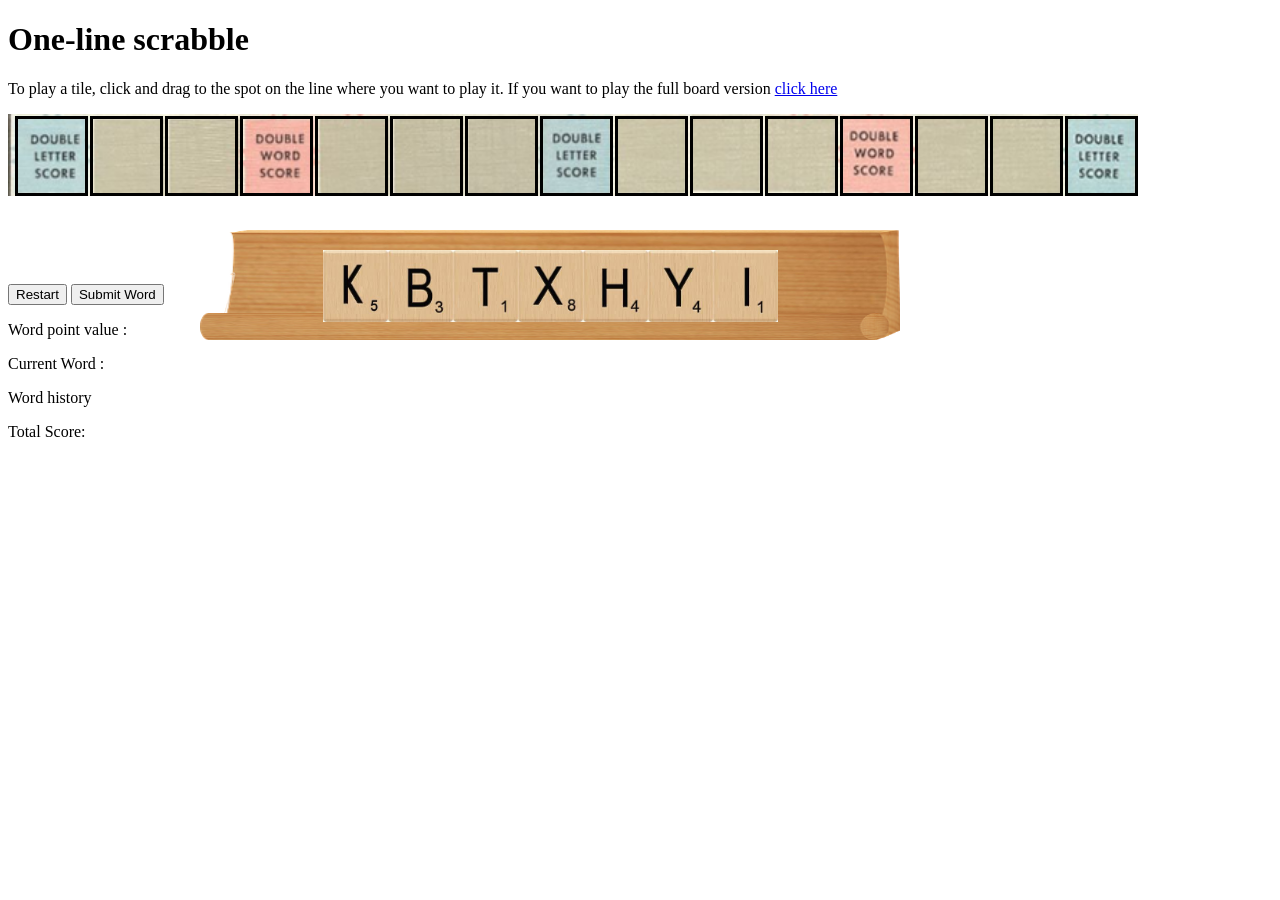
<file: index.html>
<!DOCTYPE html>

<!--
File: index.html
HW4 - Scrabble
Riley Stevens, UMass Lowell Computer Science, riley_stevens@student.uml.edu
Copyright (c) 2026 by Riley. All rights reserved. May be freely copied or
excerpted for educational purposes with credit to the author.
created by RS on Jun 22, 2026 at 1:32 PM
updated by RS on Jun 27, 2026 at 11:08 PM
-->

<html lang="en">

<head>
    <meta charset="UTF-8">

    <!--   Stylesheet   -->
    <link rel="stylesheet" href="css/jquery-ui.css">
    <link rel="stylesheet" href="css/styles.css">

    <!--   jQuery scripts go first so i can use their functions in my js script-->

    <!--   jQuery -- https://jquery.com/download/ -->
    <script language="JavaScript" type="text/javascript" src="js/jquery-4.0.0.min.js"></script>

    <!--   jQuery UI -- https://jqueryui.com/download -->
    <script language="JavaScript" type="text/javascript" src="js/jquery-ui.min.js"></script>

    <!--   Scrabble Pieces data structure -- as given from the graphic_data.zip -->
    <script language="JavaScript" type="text/javascript" src="js/Scrabble_Pieces_AssociativeArray_Jesse.js"></script>

    <!--   Javascript   -->
    <script language="JavaScript" type="text/javascript" src="js/scrabble.js"></script>

    <!--   Title   -->
    <title>Scrabble</title>
</head>

<body>
    <h1> One-line scrabble </h1>
    <p>
        To play a tile, click and drag to the spot on the line where you want to play it.
        If you want to play the full board version <a href="full-board-ver.html">click here</a>
    </p>
    <div id="one-line-div">
        <img src="images/Scrabble_board_oneline_screenshot.png" id="one-line-img" alt="Failed to load one-line board">

    </div>
    
    <div id="holder-div">

        <img src="images/scrabble-tile-holder-406774_640.png" id="holder-img" alt="Failed to load tile holder">
        
    </div>
    <div>
        <button id="restart">Restart</button>
        <button id="submit-word">Submit Word</button>
        <p > Word point value :<span id="point-value"></span></p>
        <p > Current Word : <span id="current-word"></span></p>
        <p> Word history </p>
        <ol id="word-history">
        </ol>
        <p>Total Score: <span id="score-holder"></span></p>
    </div>


</body>

</html>
</file>
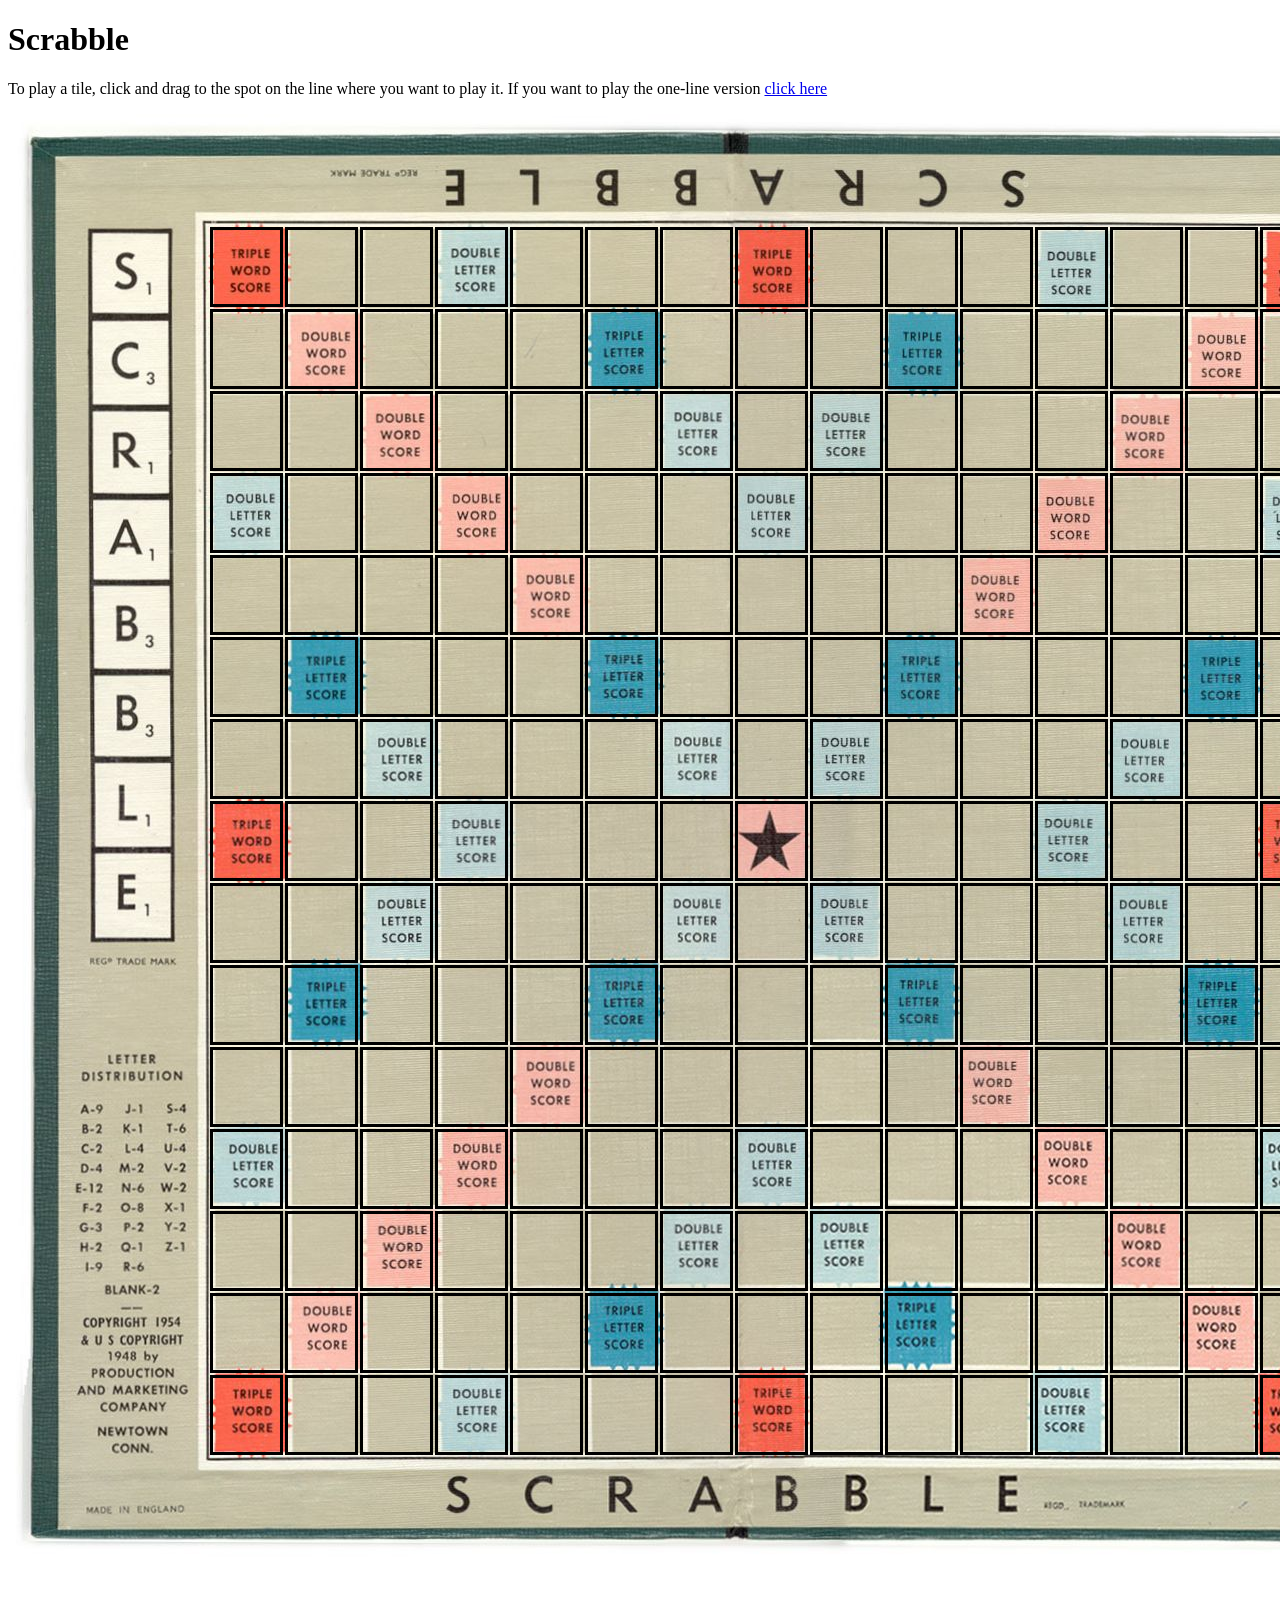
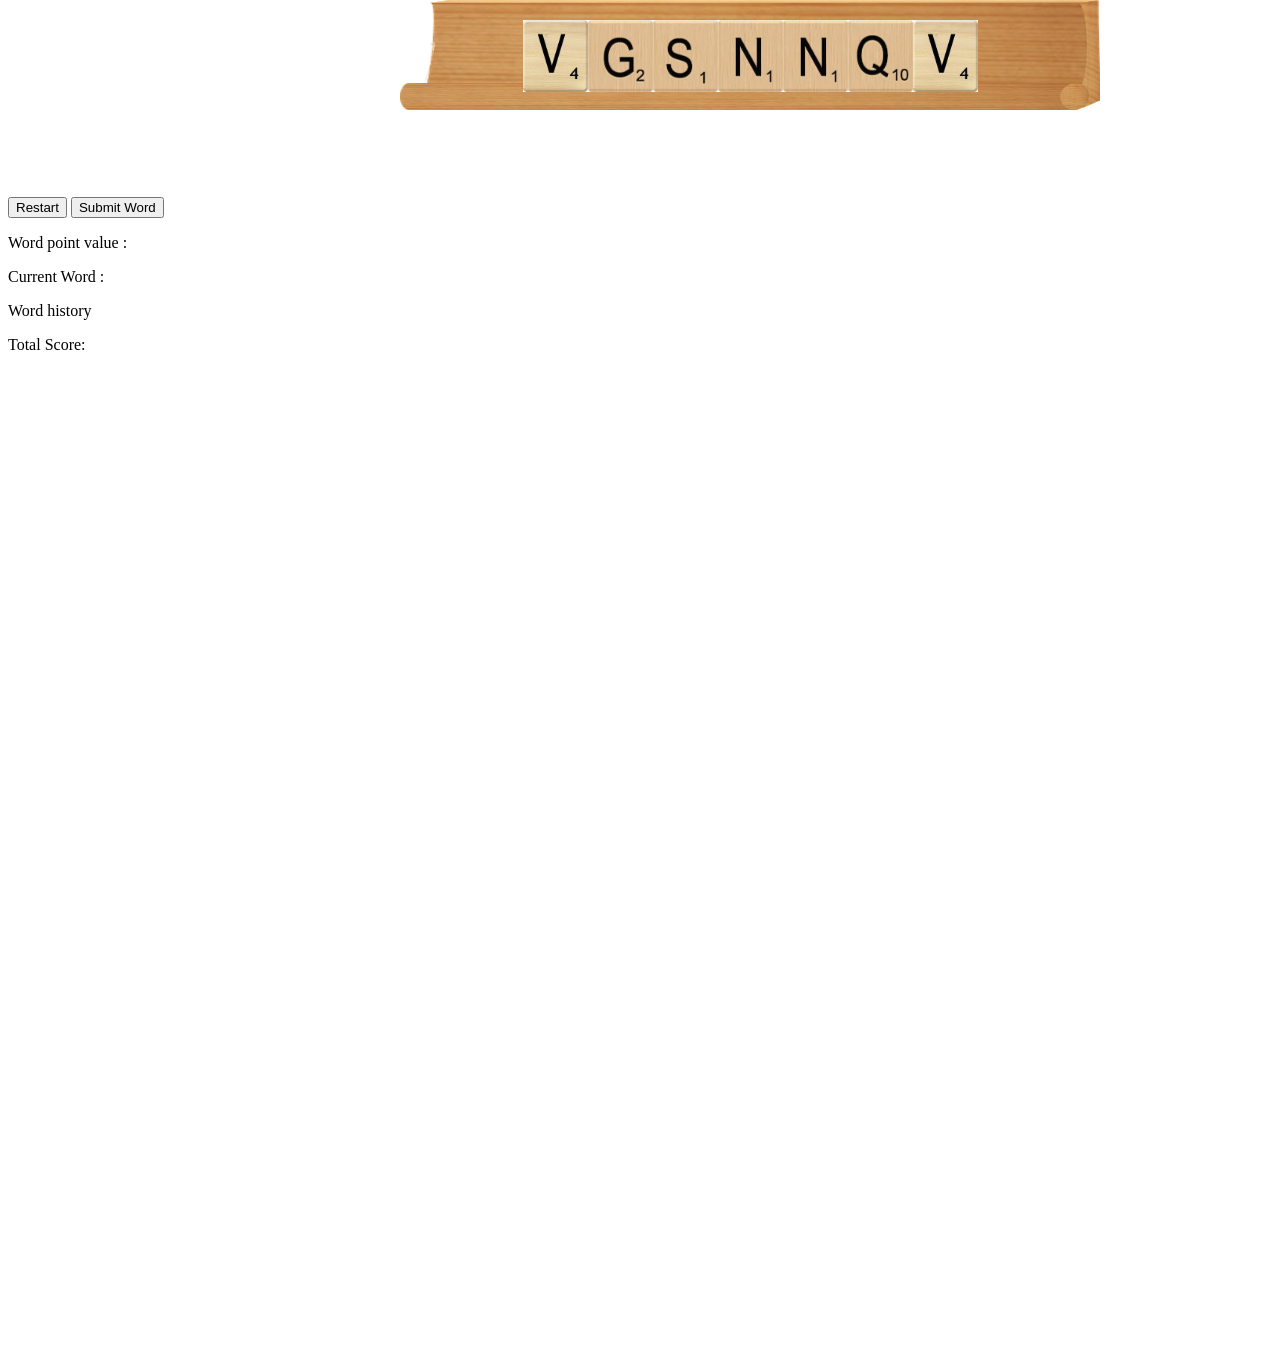
<file: full-board-ver.html>
<!DOCTYPE html>

<!--
File: full-board-ver.html
HW4 - Scrabble
Riley Stevens, UMass Lowell Computer Science, riley_stevens@student.uml.edu
Copyright (c) 2026 by Riley. All rights reserved. May be freely copied or
excerpted for educational purposes with credit to the author.
created by RS on Jun 22, 2026 at 1:32 PM
updated by RS on Jun 27, 2026 at 11:08 PM
-->

<html lang="en">

<head>
    <meta charset="UTF-8">

    <!--   Stylesheet   -->
    <link rel="stylesheet" href="css/jquery-ui.css">
    <link rel="stylesheet" href="css/styles.css">

    <!--   jQuery scripts go first so i can use their functions in my js script-->

    <!--   jQuery -- https://jquery.com/download/ -->
    <script language="JavaScript" type="text/javascript" src="js/jquery-4.0.0.min.js"></script>

    <!--   jQuery UI -- https://jqueryui.com/download -->
    <script language="JavaScript" type="text/javascript" src="js/jquery-ui.min.js"></script>

    <!--   Scrabble Pieces data structure -- as given from the graphic_data.zip -->
    <script language="JavaScript" type="text/javascript" src="js/Scrabble_Pieces_AssociativeArray_Jesse.js"></script>

    <!--   Javascript   -->
    <script language="JavaScript" type="text/javascript" src="js/scrabble.js"></script>

    <!--   Title   -->
    <title>Scrabble</title>
</head>

<body>
    <h1> Scrabble </h1>
    <p>
        To play a tile, click and drag to the spot on the line where you want to play it.
        If you want to play the one-line version <a href="index.html">click here</a>
    </p>
    <div id="full-board-div">
        <img src="images/ScrabbleBoard.jpg" id="full-board-img" alt="Failed to load board">

    </div>
    
    <div id="holder-div">

        <img src="images/scrabble-tile-holder-406774_640.png" id="holder-img" alt="Failed to load tile holder">

    </div>
    <div id="full-board-menu">
        <button id="restart">Restart</button>
        <button id="submit-word">Submit Word</button>
        <p> Word point value : <span id="point-value"></span></p>
        <p>Current Word : <span id="current-word"></span></p>
        <p>Word history </p>
        <ol id="word-history">
            
        </ol>
        <p>Total Score: <span id="score-holder"></span></p>
    </div>


</body>

</html>
</file>
<file: css/styles.css>
#one-line-div div.tile, #full-board-div div.tile{
    position: relative;
    
}
#one-line-img #full-board-img{
    position: absolute;
    object-fit: fill;
    width: max-content;
    z-index: 0;
}
#one-line-img{
    width: 1130px
}
.tile{
    display: inline-block;
    position: relative;
}

#holder-img{
    display: block;

    object-fit: fill;
    height: 110px;
    width: 700px;
}
#holder-div{
    display: block;  
    align-items: center;
    text-align: center;
    position: absolute;
    top: 230px;
    left: 200px;
    float: center;
}

.tile img, td{
    width: 65px;
    min-width: 65px;
    height: 72px;
    min-height: 72px;
}
.tile{
    position: relative;
    object-fit: cover;
    top: -90px;
    margin: 0;
}
#full-board-menu{
    position: relative;
    top: -1000px;
}
table{
    position: relative;
}
td{
    margin: 0px;
    border-spacing: 3px;
    border: 3px solid rgb(0, 0, 0);
}
.ui-droppable-hover{
    border-color: red;
}
td .tile img{
    display: block;
    position: absolute;
    top: 50px;
    
}
</file>
